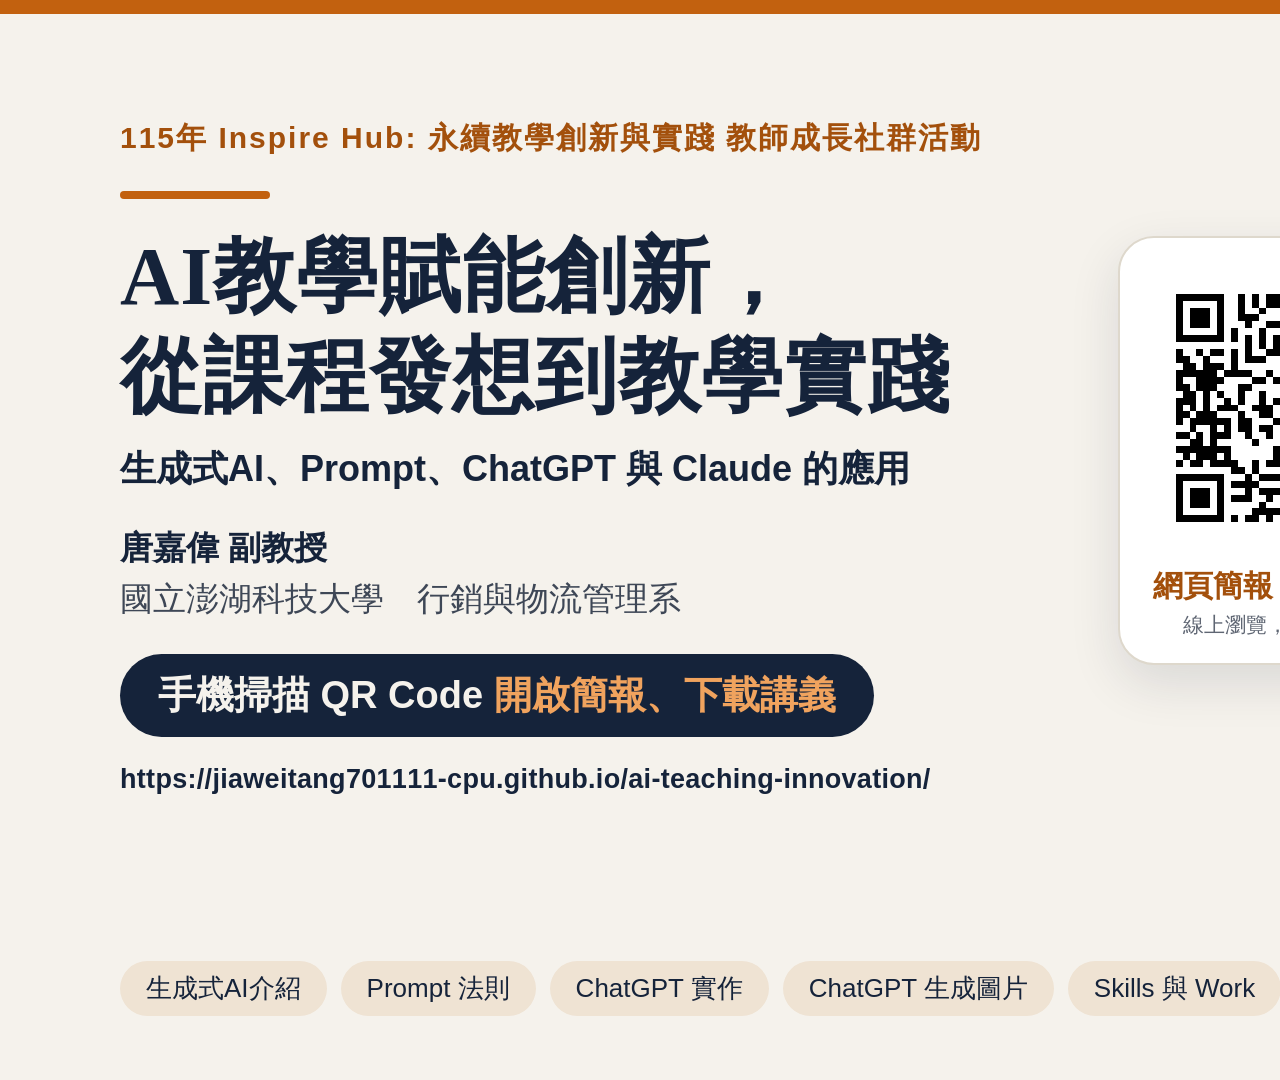
<file: tools/share-card.html>
<!DOCTYPE html>
<!-- 課程分享卡（1920×1080）。用無頭瀏覽器截圖成 share/分享卡.png：
     msedge --headless=new --window-size=1920,1080 --screenshot=out.png file:///.../tools/share-card.html
     左：網頁簡報 QR（share/QRcode.png）；右：講義下載 QR（share/講義下載QRcode.png，Google 雲端硬碟資料夾） -->
<html lang="zh-Hant">
<head>
<meta charset="utf-8">
<title>分享卡</title>
<style>
*{box-sizing:border-box;margin:0}
html,body{width:1920px;height:1080px;overflow:hidden}
body{background:#F5F2EC;color:#15233A;font-family:"Noto Sans TC","Microsoft JhengHei",sans-serif;position:relative}
.bar{position:absolute;left:0;top:0;width:100%;height:14px;background:#C2610F}
.left{position:absolute;left:120px;top:118px;width:960px}
.ey{font-size:30px;font-weight:700;letter-spacing:2px;color:#A3500C}
.rule{width:150px;height:8px;border-radius:4px;background:#C2610F;margin:32px 0 28px}
h1{font:700 82px/1.22 "Noto Serif TC","PMingLiU",serif;letter-spacing:1px}
.sub{margin-top:18px;font-size:36px;font-weight:700;line-height:1.35}
.who{margin-top:28px;font-size:33px;line-height:1.55;color:#3E4756}
.who b{color:#15233A}
.pill{display:inline-block;margin-top:30px;padding:16px 38px;border-radius:999px;background:#15233A;color:#F5F2EC;font-size:38px;font-weight:700}
.pill span{color:#F0A35E}
.url{margin-top:24px;font-size:27px;line-height:1.4;font-weight:700;color:#15233A;letter-spacing:.3px}
.qrs{position:absolute;right:96px;top:236px;display:flex;gap:26px}
.qr{width:340px;padding:28px 28px 24px;background:#fff;border:2px solid #DED8CC;border-radius:36px;text-align:center;box-shadow:0 18px 50px rgba(21,35,58,.12)}
.qr img{display:block;width:284px;height:284px;image-rendering:pixelated}
.qr p{margin-top:16px;font-size:30px;line-height:1.3;font-weight:700;color:#A3500C}
.qr small{display:block;margin-top:6px;font-size:21px;font-weight:500;color:#5F6673}
.qr.dl{border-color:#C2610F}
.qr.dl p{color:#15233A}
.foot{position:absolute;left:120px;right:120px;bottom:64px;display:flex;gap:14px;font-size:26px;color:#15233A}
.foot span{background:#EFE3D3;border-radius:999px;padding:10px 26px;white-space:nowrap}
</style>
</head>
<body>
<div class="bar"></div>
<div class="left">
  <div class="ey">115年 Inspire Hub: 永續教學創新與實踐 教師成長社群活動</div>
  <div class="rule"></div>
  <h1>AI教學賦能創新，<br>從課程發想到教學實踐</h1>
  <div class="sub">生成式AI、Prompt、ChatGPT 與 Claude 的應用</div>
  <div class="who"><b>唐嘉偉 副教授</b><br>國立澎湖科技大學　行銷與物流管理系</div>
  <div class="pill">手機掃描 QR Code <span>開啟簡報、下載講義</span></div>
  <div class="url">https://jiaweitang701111-cpu.github.io/ai-teaching-innovation/</div>
</div>
<div class="qrs">
  <div class="qr">
    <img src="../share/QRcode.png" alt="網頁簡報 QR Code">
    <p>網頁簡報・互動演練</p>
    <small>線上瀏覽，跟著一起做</small>
  </div>
  <div class="qr dl">
    <img src="../share/講義下載QRcode.png" alt="講義資料下載 QR Code">
    <p>講義資料下載</p>
    <small>Google 雲端硬碟資料夾</small>
  </div>
</div>
<div class="foot">
  <span>生成式AI介紹</span><span>Prompt 法則</span><span>ChatGPT 實作</span><span>ChatGPT 生成圖片</span><span>Skills 與 Work</span><span>Claude</span>
</div>
</body>
</html>
</file>
